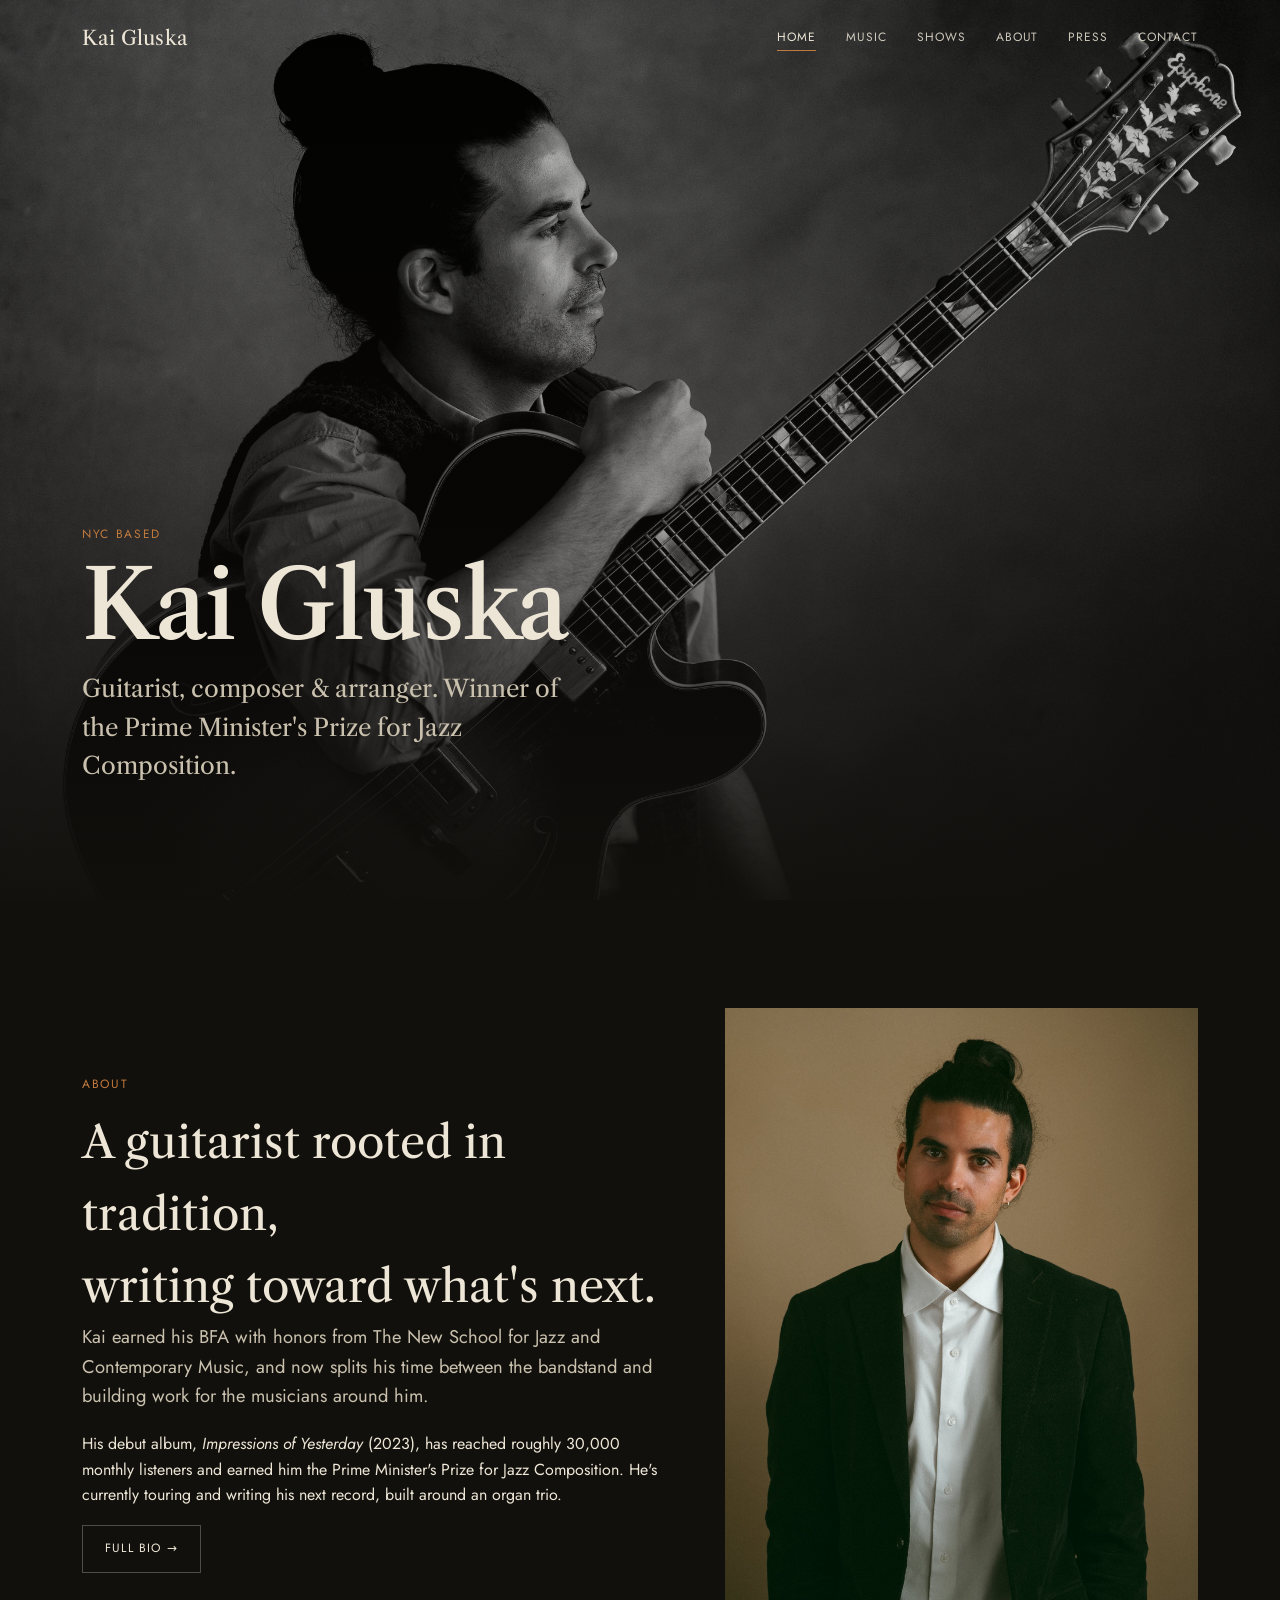
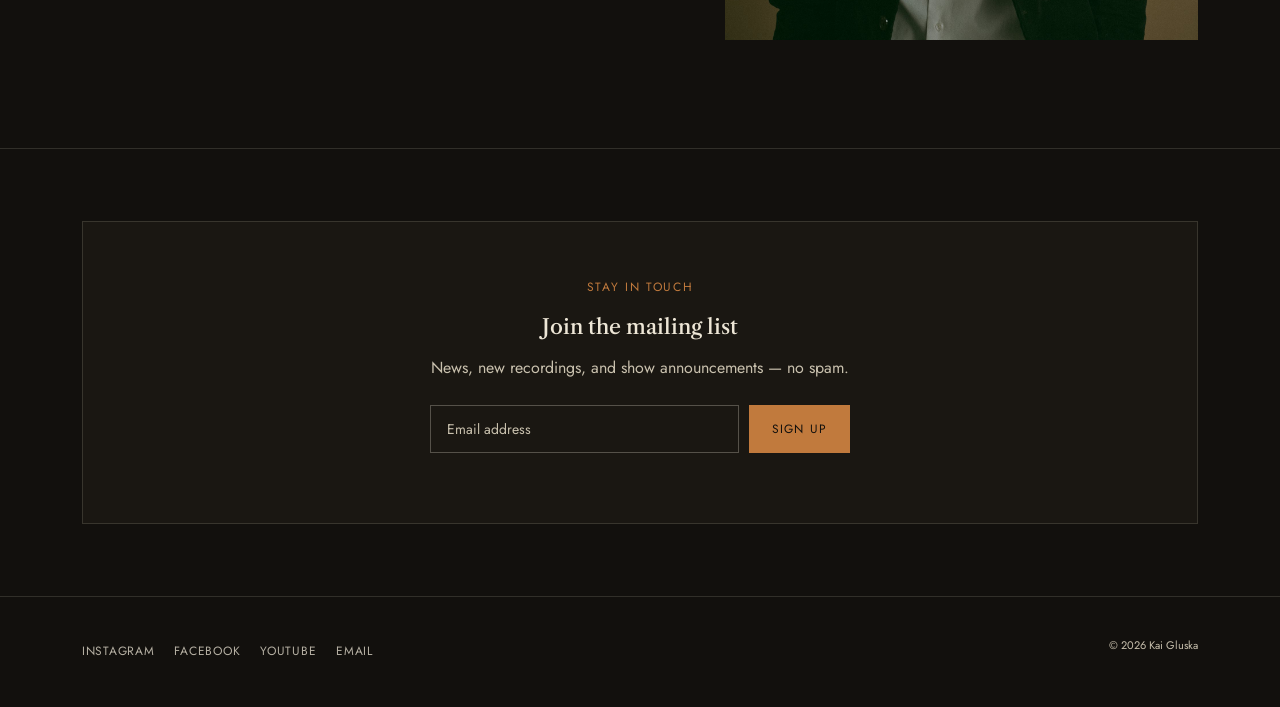
<file: index.html>
<!DOCTYPE html>
<html lang="en">
<head>
<meta charset="UTF-8">
<meta name="viewport" content="width=device-width, initial-scale=1">
<title>Kai Gluska — Guitarist, Composer &amp; Arranger</title>
<meta name="description" content="Kai Gluska is an Israeli-born, Brooklyn-based guitarist, composer and arranger. Debut album Impressions of Yesterday, winner of the Prime Minister's Prize for Jazz Composition.">
<meta property="og:title" content="Kai Gluska">
<meta property="og:type" content="website">
<link rel="canonical" href="https://www.kaigluska.com/">
<link rel="preload" href="fonts/libre-caslon-text-variable.woff2" as="font" type="font/woff2" crossorigin>
<link rel="preload" href="fonts/jost-latin-400-normal.woff2" as="font" type="font/woff2" crossorigin>
<link rel="stylesheet" href="css/style.css">
</head>
<body>

<header class="site-header">
  <div class="wrap">
    <a class="brand" href="index.html">Kai Gluska</a>
    <button class="nav-toggle" aria-expanded="false" aria-label="Menu">
      <span class="bar"></span>
      <span class="bar"></span>
      <span class="bar"></span>
    </button>
    <ul class="nav-links">
      <li><a href="index.html" class="active">Home</a></li>
      <li><a href="music.html">Music</a></li>
      <li><a href="shows.html">Shows</a></li>
      <li><a href="about.html">About</a></li>
      <li><a href="press.html">Press</a></li>
      <li><a href="contact.html">Contact</a></li>
    </ul>
  </div>
</header>

<div class="hero">
  <img src="images/hero-profile-bw.jpg" alt="Kai Gluska holding an archtop guitar, in profile">
  <div class="hero-content wrap">
    <p class="eyebrow">NYC based</p>
    <h1>Kai Gluska</h1>
    <p class="role">Guitarist, composer &amp; arranger. Winner of the Prime Minister's Prize for Jazz Composition.</p>
  </div>
</div>

<section>
  <div class="wrap grid-2">
    <div>
      <p class="eyebrow">About</p>
      <h2>A guitarist rooted in tradition,<br>writing toward what's next.</h2>
      <p class="lead">Kai earned his BFA with honors from The New School for Jazz and Contemporary Music, and now splits his time between the bandstand and building work for the musicians around him.</p>
      <p>His debut album, <em>Impressions of Yesterday</em> (2023), has reached roughly 30,000 monthly listeners and earned him the Prime Minister's Prize for Jazz Composition. He's currently touring and writing his next record, built around an organ trio.</p>
      <a class="btn" href="about.html">Full bio →</a>
    </div>
    <div class="frame">
      <img src="images/blazer-portrait-color.jpg" alt="Kai Gluska portrait">
    </div>
  </div>
</section>

<hr class="rule">

<section class="tight">
  <div class="wrap">
    <div class="mail-block">
      <p class="eyebrow">Stay in touch</p>
      <h3>Join the mailing list</h3>
      <p style="max-width:44ch;margin:12px auto 0;color:var(--parchment-dim);">News, new recordings, and show announcements — no spam.</p>
      <form class="mail-form">
        <input type="email" placeholder="Email address" required aria-label="Email address">
        <button class="btn solid" type="submit">Sign up</button>
      </form>
      <p class="mail-status" style="margin-top:14px;font-family:var(--mono);font-size:12px;color:var(--brass);"></p>
    </div>
  </div>
</section>

<footer class="site-footer">
  <div class="wrap">
    <ul class="social-links">
      <li><a href="https://www.instagram.com/kaigluska/" target="_blank" rel="noopener noreferrer">Instagram</a></li>
      <li><a href="https://www.facebook.com/kaygluskamusicpage" target="_blank" rel="noopener noreferrer">Facebook</a></li>
      <li><a href="https://www.youtube.com/@kaigluska" target="_blank" rel="noopener noreferrer">YouTube</a></li>
      <li><a href="mailto:kaigluska@gmail.com">Email</a></li>
    </ul>
    <p class="copyright">© 2026 Kai Gluska</p>
  </div>
</footer>

<script src="js/main.js"></script>
</body>
</html>
</file>
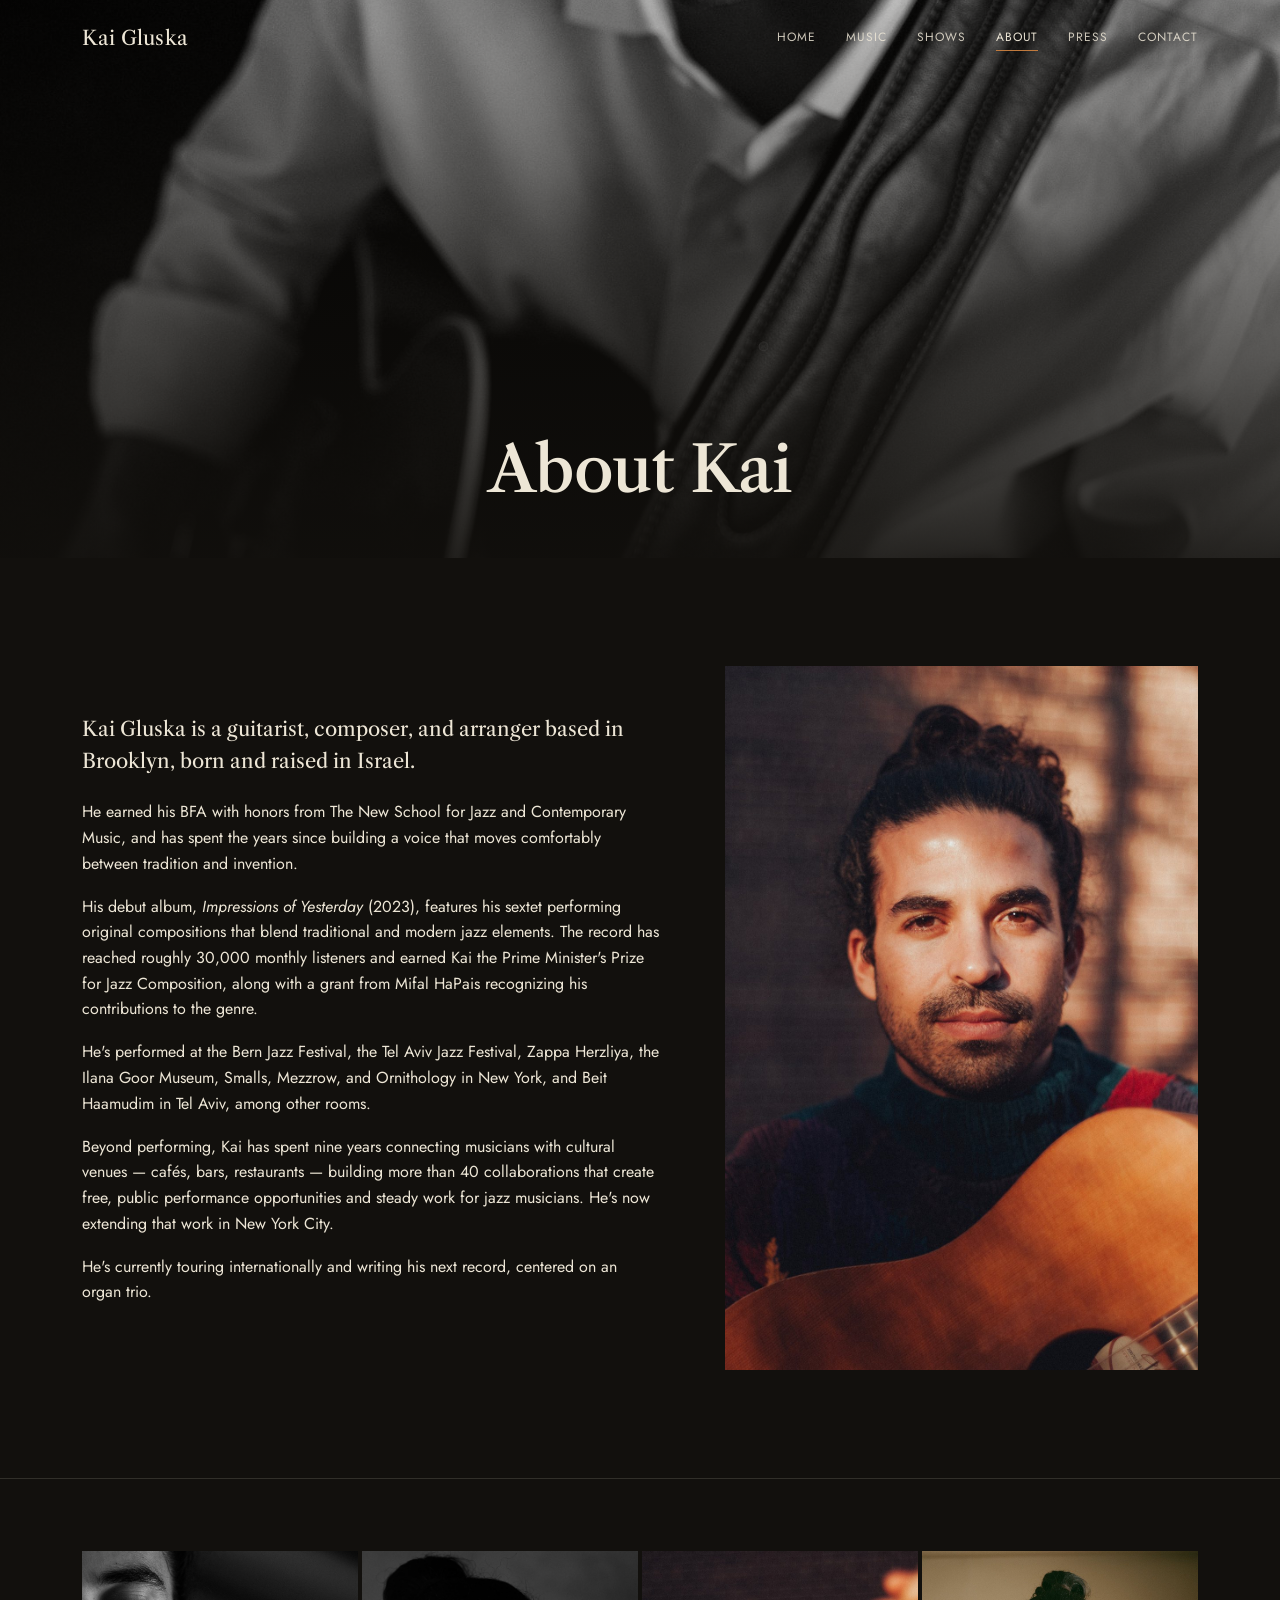
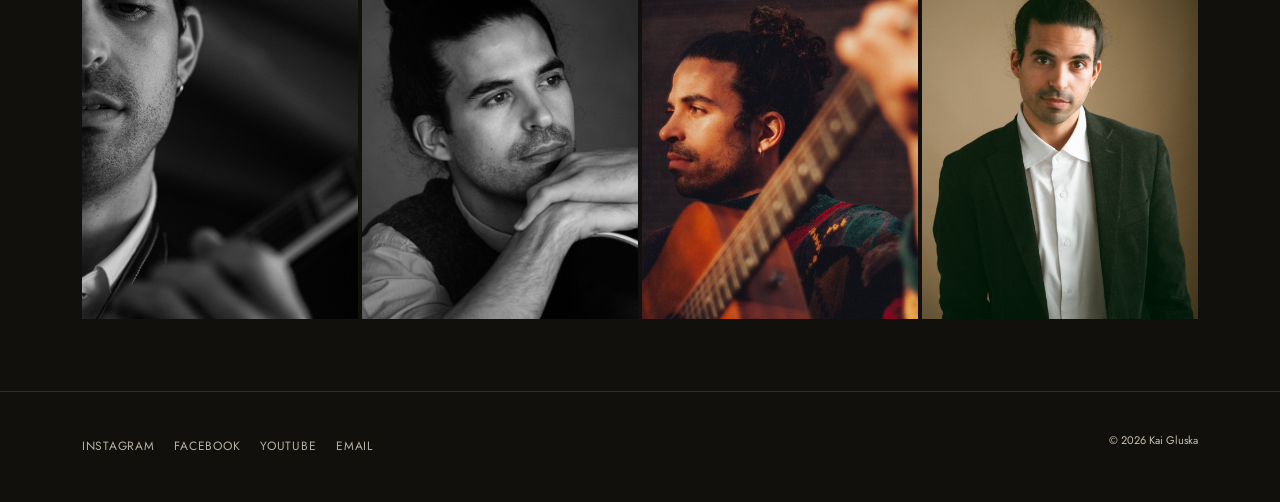
<file: about.html>
<!DOCTYPE html>
<html lang="en">
<head>
<meta charset="UTF-8">
<meta name="viewport" content="width=device-width, initial-scale=1">
<title>About — Kai Gluska</title>
<meta name="description" content="Kai Gluska is an Israeli-born, Brooklyn-based guitarist, composer and arranger, and a graduate of The New School for Jazz and Contemporary Music.">
<link rel="canonical" href="https://www.kaigluska.com/about.html">
<link rel="preload" href="fonts/libre-caslon-text-variable.woff2" as="font" type="font/woff2" crossorigin>
<link rel="preload" href="fonts/jost-latin-400-normal.woff2" as="font" type="font/woff2" crossorigin>
<link rel="stylesheet" href="css/style.css">
</head>
<body>

<header class="site-header">
  <div class="wrap">
    <a class="brand" href="index.html">Kai Gluska</a>
    <button class="nav-toggle" aria-expanded="false" aria-label="Menu">
      <span class="bar"></span>
      <span class="bar"></span>
      <span class="bar"></span>
    </button>
    <ul class="nav-links">
      <li><a href="index.html">Home</a></li>
      <li><a href="music.html">Music</a></li>
      <li><a href="shows.html">Shows</a></li>
      <li><a href="about.html" class="active">About</a></li>
      <li><a href="press.html">Press</a></li>
      <li><a href="contact.html">Contact</a></li>
    </ul>
  </div>
</header>

<div class="page-hero">
  <img src="images/overhead-playing-bw.jpg" alt="Kai Gluska playing archtop guitar">
  <div class="wrap">
    <h1 style="font-size:clamp(2.4rem,6vw,4rem);">About Kai</h1>
  </div>
</div>

<section>
  <div class="wrap grid-2">
    <div class="content-block">
      <p class="lead">Kai Gluska is a guitarist, composer, and arranger based in Brooklyn, born and raised in Israel.</p>
      <p>He earned his BFA with honors from The New School for Jazz and Contemporary Music, and has spent the years since building a voice that moves comfortably between tradition and invention.</p>
      <p>His debut album, <em>Impressions of Yesterday</em> (2023), features his sextet performing original compositions that blend traditional and modern jazz elements. The record has reached roughly 30,000 monthly listeners and earned Kai the Prime Minister's Prize for Jazz Composition, along with a grant from Mifal HaPais recognizing his contributions to the genre.</p>
      <p>He's performed at the Bern Jazz Festival, the Tel Aviv Jazz Festival, Zappa Herzliya, the Ilana Goor Museum, Smalls, Mezzrow, and Ornithology in New York, and Beit Haamudim in Tel Aviv, among other rooms.</p>
      <p>Beyond performing, Kai has spent nine years connecting musicians with cultural venues — cafés, bars, restaurants — building more than 40 collaborations that create free, public performance opportunities and steady work for jazz musicians. He's now extending that work in New York City.</p>
      <p>He's currently touring internationally and writing his next record, centered on an organ trio.</p>
    </div>
    <div class="frame">
      <img src="images/sweater-sunset-color.jpg" alt="Kai Gluska with acoustic guitar in warm evening light">
    </div>
  </div>
</section>

<hr class="rule">

<section class="tight">
  <div class="wrap gallery-strip">
    <div class="frame"><img src="images/closeup-halfface-bw.jpg" alt="Close portrait of Kai Gluska"></div>
    <div class="frame"><img src="images/closeup-hand-chin-bw.jpg" alt="Close portrait of Kai Gluska, chin resting on hand, holding guitar"></div>
    <div class="frame"><img src="images/profile-neck-color.jpg" alt="Kai Gluska in profile with guitar"></div>
    <div class="frame"><img src="images/blazer-portrait-bw.jpg" alt="Kai Gluska portrait in blazer"></div>
  </div>
</section>

<footer class="site-footer">
  <div class="wrap">
    <ul class="social-links">
      <li><a href="https://www.instagram.com/kaigluska/" target="_blank" rel="noopener noreferrer">Instagram</a></li>
      <li><a href="https://www.facebook.com/kaygluskamusicpage" target="_blank" rel="noopener noreferrer">Facebook</a></li>
      <li><a href="https://www.youtube.com/@kaigluska" target="_blank" rel="noopener noreferrer">YouTube</a></li>
      <li><a href="mailto:kaigluska@gmail.com">Email</a></li>
    </ul>
    <p class="copyright">© 2026 Kai Gluska</p>
  </div>
</footer>

<script src="js/main.js"></script>
</body>
</html>
</file>
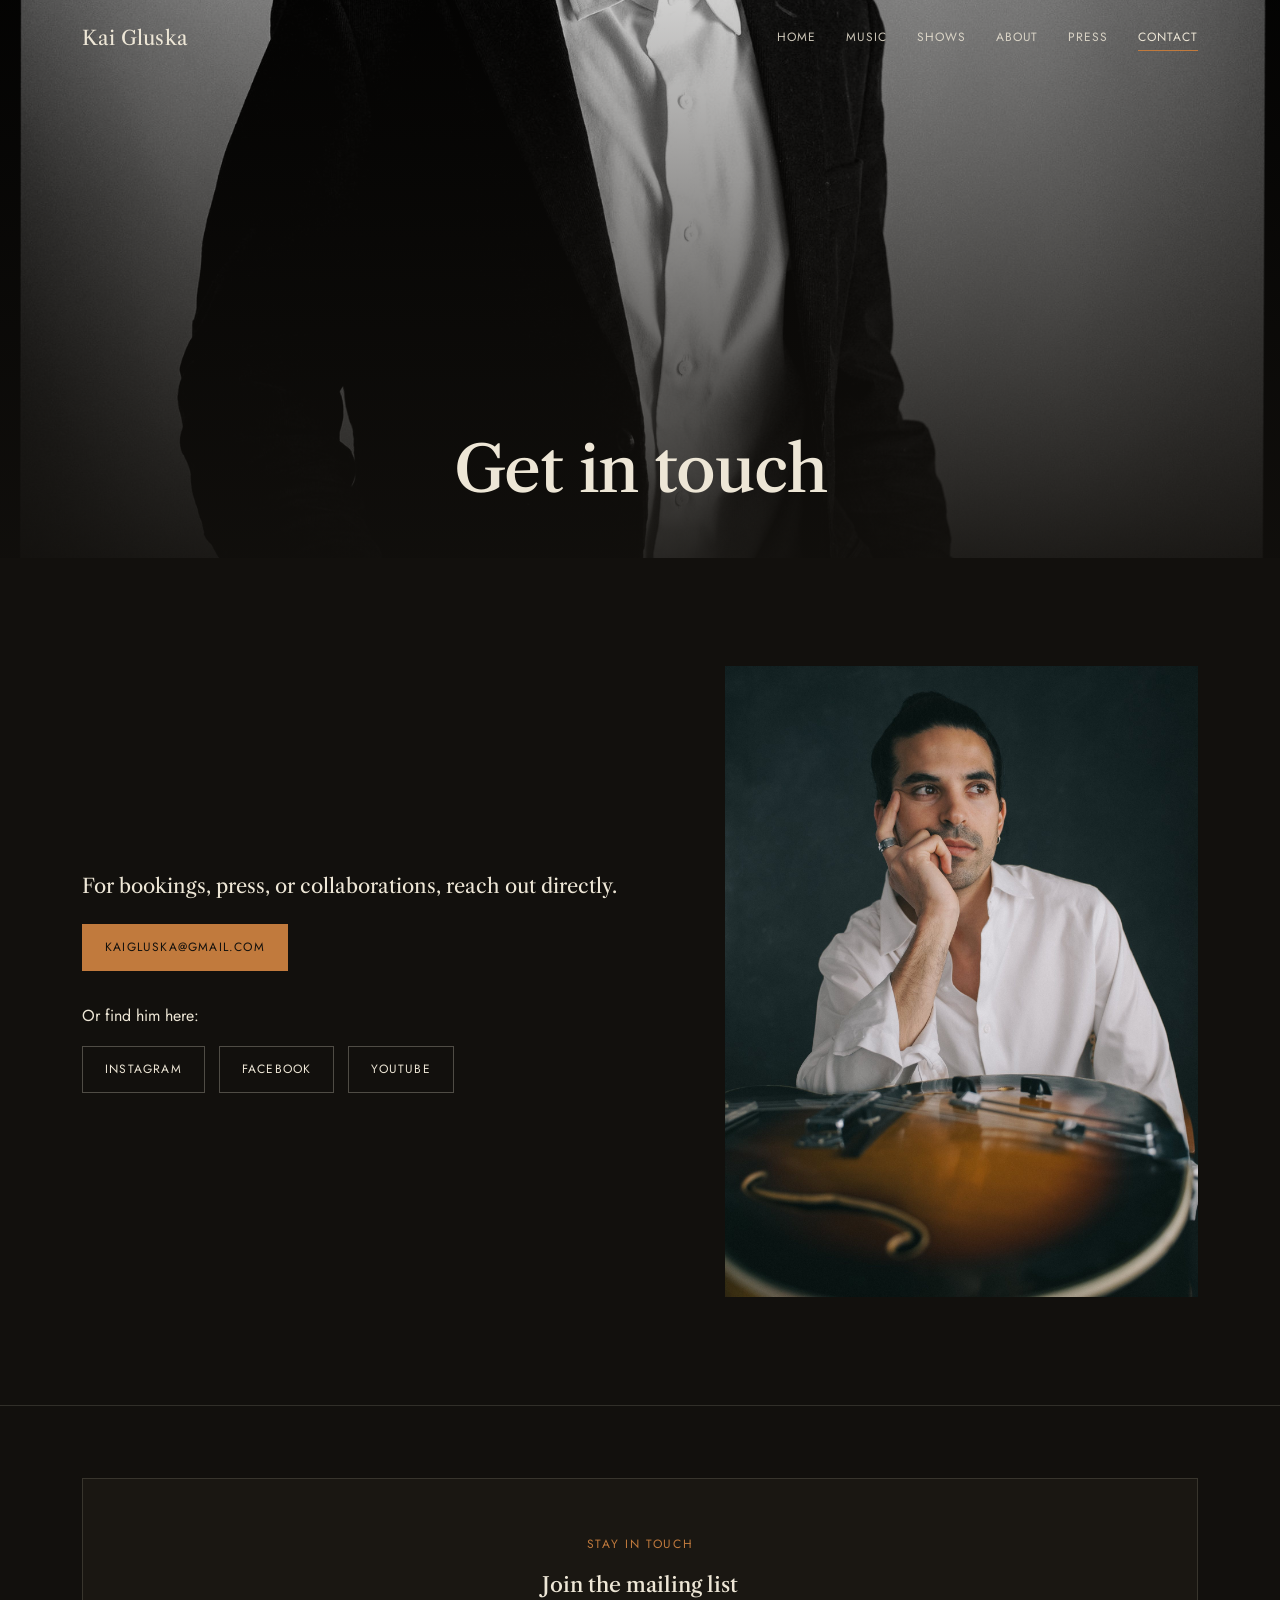
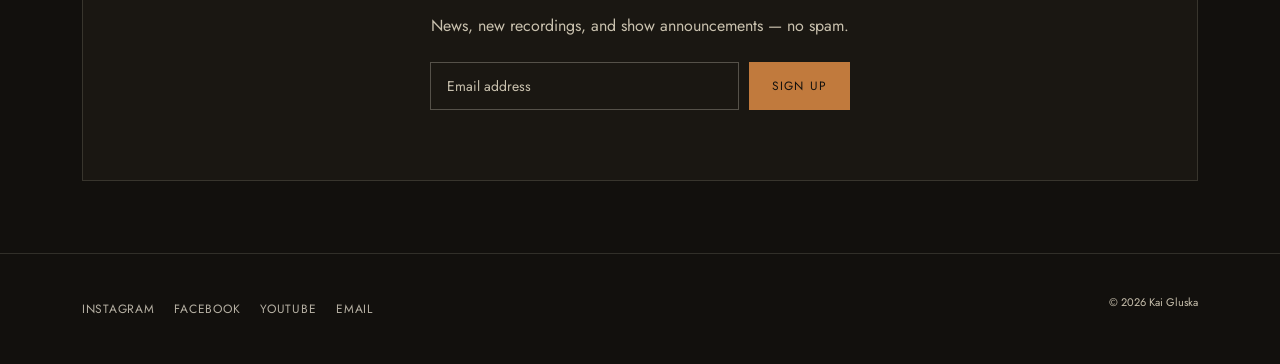
<file: contact.html>
<!DOCTYPE html>
<html lang="en">
<head>
<meta charset="UTF-8">
<meta name="viewport" content="width=device-width, initial-scale=1">
<title>Contact — Kai Gluska</title>
<meta name="description" content="Get in touch with guitarist Kai Gluska for bookings and press.">
<link rel="canonical" href="https://www.kaigluska.com/contact.html">
<link rel="preload" href="fonts/libre-caslon-text-variable.woff2" as="font" type="font/woff2" crossorigin>
<link rel="preload" href="fonts/jost-latin-400-normal.woff2" as="font" type="font/woff2" crossorigin>
<link rel="stylesheet" href="css/style.css">
</head>
<body>

<header class="site-header">
  <div class="wrap">
    <a class="brand" href="index.html">Kai Gluska</a>
    <button class="nav-toggle" aria-expanded="false" aria-label="Menu">
      <span class="bar"></span>
      <span class="bar"></span>
      <span class="bar"></span>
    </button>
    <ul class="nav-links">
      <li><a href="index.html">Home</a></li>
      <li><a href="music.html">Music</a></li>
      <li><a href="shows.html">Shows</a></li>
      <li><a href="about.html">About</a></li>
      <li><a href="press.html">Press</a></li>
      <li><a href="contact.html" class="active">Contact</a></li>
    </ul>
  </div>
</header>

<div class="page-hero">
  <img src="images/sweater-window-bw.jpg" alt="Kai Gluska with acoustic guitar by a window">
  <div class="wrap">
    <h1 style="font-size:clamp(2.4rem,6vw,4rem);">Get in touch</h1>
  </div>
</div>

<section>
  <div class="wrap grid-2">
    <div class="content-block">
      <p class="lead">For bookings, press, or collaborations, reach out directly.</p>
      <p><a class="btn solid" href="mailto:kaigluska@gmail.com">kaigluska@gmail.com</a></p>
      <p style="margin-top:32px;">Or find him here:</p>
      <div style="display:flex;gap:14px;flex-wrap:wrap;">
        <a class="btn" href="https://www.instagram.com/kaigluska/" target="_blank" rel="noopener noreferrer">Instagram</a>
        <a class="btn" href="https://www.facebook.com/kaygluskamusicpage" target="_blank" rel="noopener noreferrer">Facebook</a>
        <a class="btn" href="https://www.youtube.com/@kaigluska" target="_blank" rel="noopener noreferrer">YouTube</a>
      </div>
    </div>
    <div class="frame">
      <img src="images/portrait-thinking-color.jpg" alt="Kai Gluska portrait">
    </div>
  </div>
</section>

<hr class="rule">

<section class="tight">
  <div class="wrap">
    <div class="mail-block">
      <p class="eyebrow">Stay in touch</p>
      <h3>Join the mailing list</h3>
      <p style="max-width:44ch;margin:12px auto 0;color:var(--parchment-dim);">News, new recordings, and show announcements — no spam.</p>
      <form class="mail-form">
        <input type="email" placeholder="Email address" required aria-label="Email address">
        <button class="btn solid" type="submit">Sign up</button>
      </form>
      <p class="mail-status" style="margin-top:14px;font-family:var(--mono);font-size:12px;color:var(--brass);"></p>
    </div>
  </div>
</section>

<footer class="site-footer">
  <div class="wrap">
    <ul class="social-links">
      <li><a href="https://www.instagram.com/kaigluska/" target="_blank" rel="noopener noreferrer">Instagram</a></li>
      <li><a href="https://www.facebook.com/kaygluskamusicpage" target="_blank" rel="noopener noreferrer">Facebook</a></li>
      <li><a href="https://www.youtube.com/@kaigluska" target="_blank" rel="noopener noreferrer">YouTube</a></li>
      <li><a href="mailto:kaigluska@gmail.com">Email</a></li>
    </ul>
    <p class="copyright">© 2026 Kai Gluska</p>
  </div>
</footer>

<script src="js/main.js"></script>
</body>
</html>
</file>
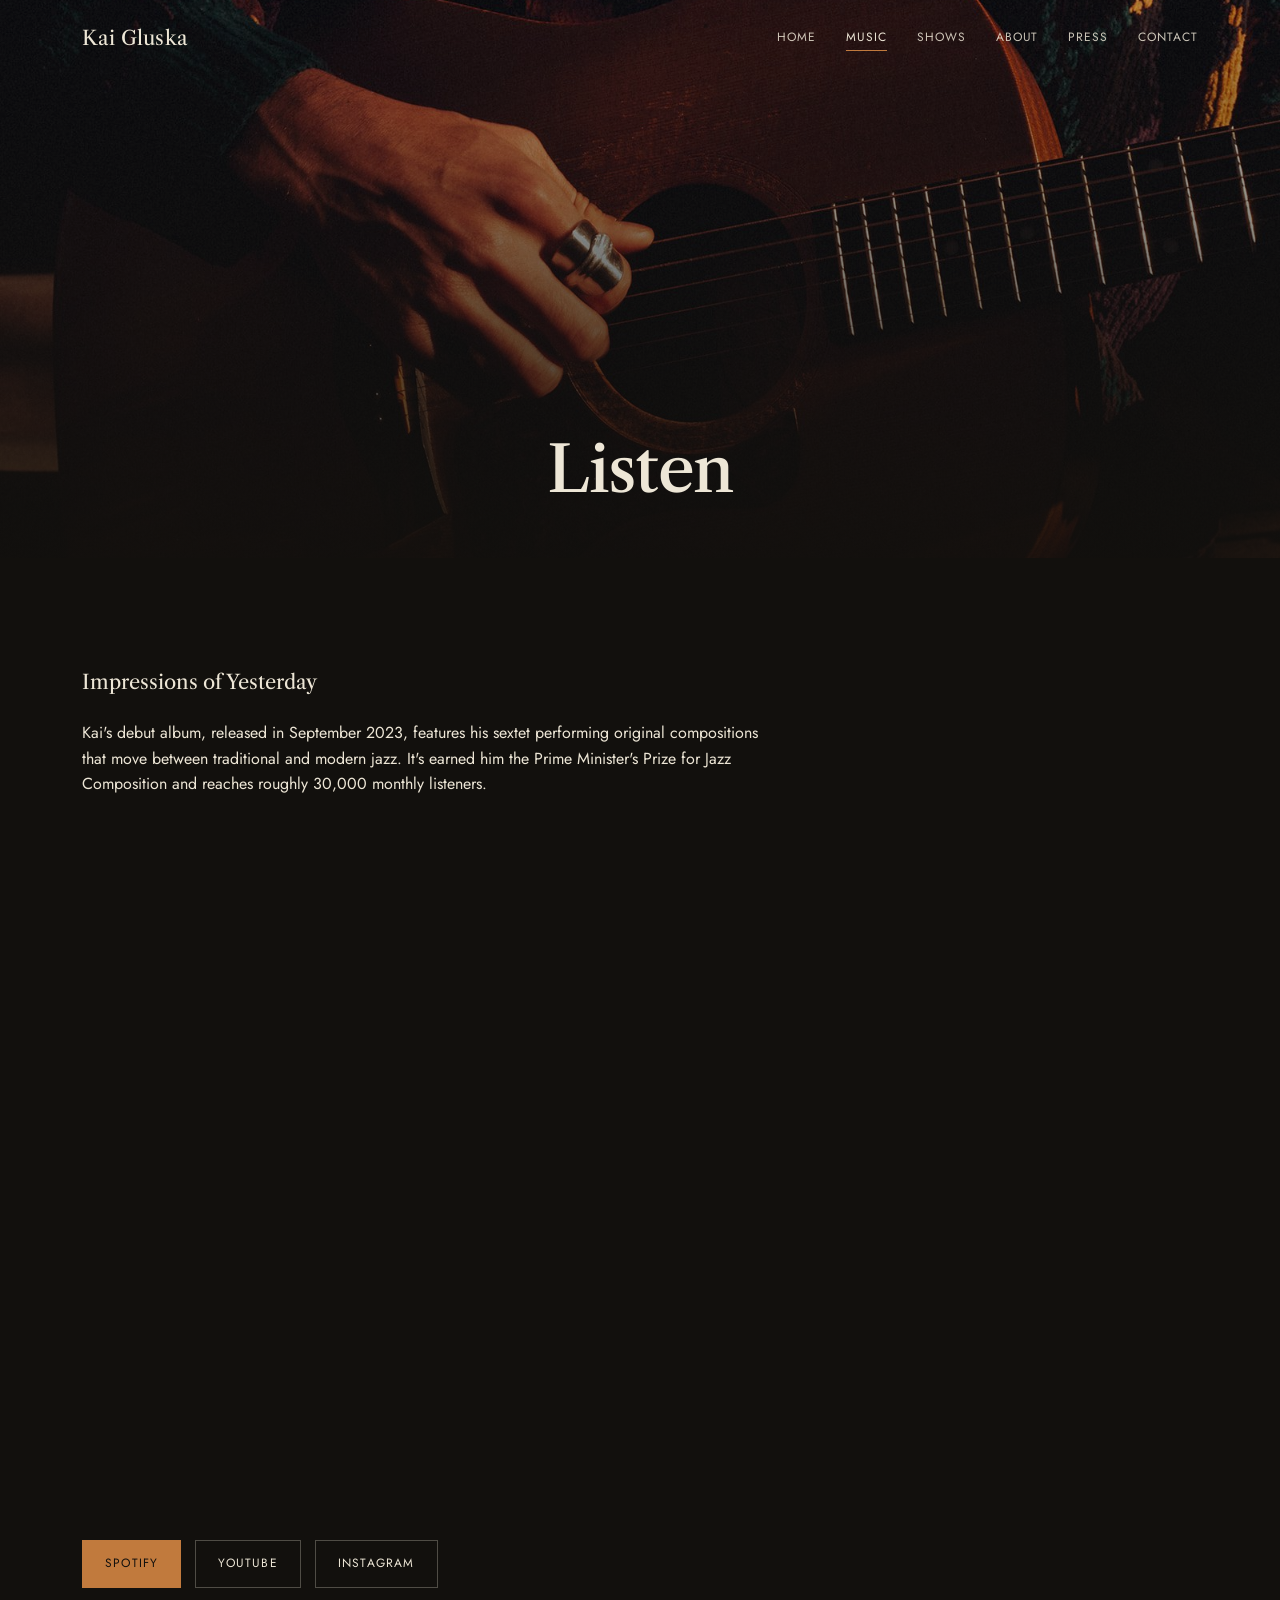
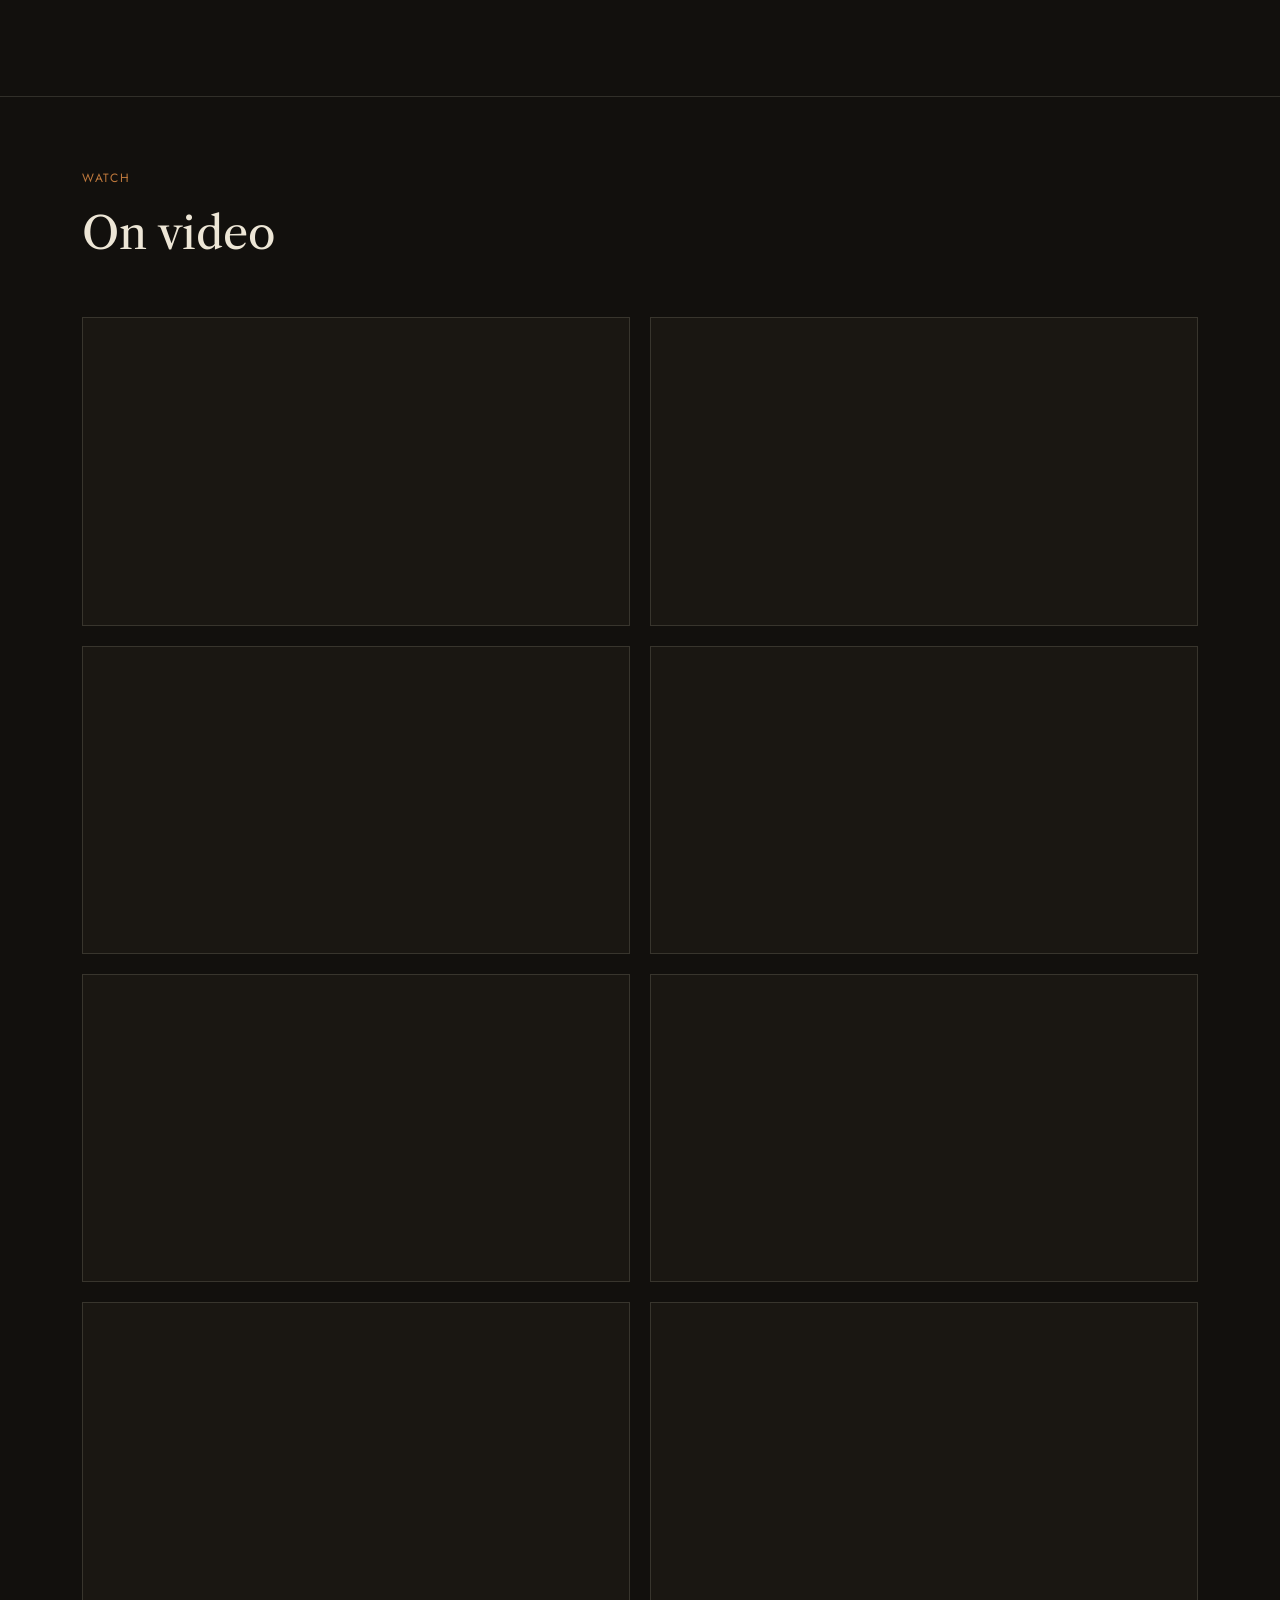
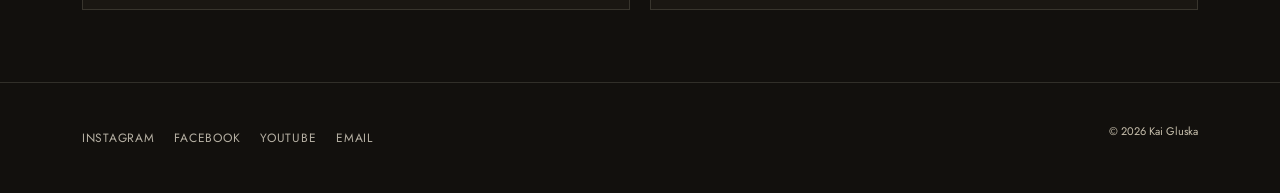
<file: music.html>
<!DOCTYPE html>
<html lang="en">
<head>
<meta charset="UTF-8">
<meta name="viewport" content="width=device-width, initial-scale=1">
<title>Music — Kai Gluska</title>
<meta name="description" content="Listen to Kai Gluska's debut album Impressions of Yesterday and follow his latest recordings.">
<link rel="canonical" href="https://www.kaigluska.com/music.html">
<link rel="preload" href="fonts/libre-caslon-text-variable.woff2" as="font" type="font/woff2" crossorigin>
<link rel="preload" href="fonts/jost-latin-400-normal.woff2" as="font" type="font/woff2" crossorigin>
<link rel="stylesheet" href="css/style.css">
</head>
<body>

<header class="site-header">
  <div class="wrap">
    <a class="brand" href="index.html">Kai Gluska</a>
    <button class="nav-toggle" aria-expanded="false" aria-label="Menu">
      <span class="bar"></span>
      <span class="bar"></span>
      <span class="bar"></span>
    </button>
    <ul class="nav-links">
      <li><a href="index.html">Home</a></li>
      <li><a href="music.html" class="active">Music</a></li>
      <li><a href="shows.html">Shows</a></li>
      <li><a href="about.html">About</a></li>
      <li><a href="press.html">Press</a></li>
      <li><a href="contact.html">Contact</a></li>
    </ul>
  </div>
</header>

<div class="page-hero">
  <img src="images/hand-strings-color.jpg" alt="Close-up of a hand playing acoustic guitar">
  <div class="wrap">
    <h1 style="font-size:clamp(2.4rem,6vw,4rem);">Listen</h1>
  </div>
</div>

<section>
  <div class="wrap">
    <div class="content-block">
      <p class="lead">Impressions of Yesterday</p>
      <p>Kai's debut album, released in September 2023, features his sextet performing original compositions that move between traditional and modern jazz. It's earned him the Prime Minister's Prize for Jazz Composition and reaches roughly 30,000 monthly listeners.</p>
    </div>

    <div style="margin-top:36px;max-width:660px;">
      <iframe style="border-radius:4px;" src="https://open.spotify.com/embed/album/4q2NJhHpNkHSgIo2ISY2CR?utm_source=generator&theme=0" width="100%" height="660" frameborder="0" allowfullscreen="" allow="autoplay; clipboard-write; encrypted-media; fullscreen; picture-in-picture" loading="lazy" title="Impressions of Yesterday — Kai Gluska, full album on Spotify"></iframe>
    </div>

    <div style="margin-top:40px;display:flex;gap:14px;flex-wrap:wrap;">
      <a class="btn solid" href="https://open.spotify.com/album/4q2NJhHpNkHSgIo2ISY2CR" target="_blank" rel="noopener noreferrer">Spotify</a>
      <a class="btn" href="https://www.youtube.com/@kaigluska" target="_blank" rel="noopener noreferrer">YouTube</a>
      <a class="btn" href="https://www.instagram.com/kaigluska/" target="_blank" rel="noopener noreferrer">Instagram</a>
    </div>
  </div>
</section>

<hr class="rule">

<section class="tight">
  <div class="wrap">
    <div class="section-head">
      <p class="eyebrow">Watch</p>
      <h2>On video</h2>
    </div>
    <div class="video-row">
      <div class="video-frame landscape">
        <iframe referrerpolicy="strict-origin-when-cross-origin" src="https://www.youtube-nocookie.com/embed/18w-WcWSB_w" title="Kai Gluska — video" loading="lazy" allow="accelerometer; autoplay; clipboard-write; encrypted-media; gyroscope; picture-in-picture" allowfullscreen></iframe>
      </div>
      <div class="video-frame landscape">
        <iframe referrerpolicy="strict-origin-when-cross-origin" src="https://www.youtube-nocookie.com/embed/HrSX4BPX4wA" title="Kai Gluska — video" loading="lazy" allow="accelerometer; autoplay; clipboard-write; encrypted-media; gyroscope; picture-in-picture" allowfullscreen></iframe>
      </div>
      <div class="video-frame landscape">
        <iframe referrerpolicy="strict-origin-when-cross-origin" src="https://www.youtube-nocookie.com/embed/iaZtk-Ol6UU" title="Kai Gluska — video" loading="lazy" allow="accelerometer; autoplay; clipboard-write; encrypted-media; gyroscope; picture-in-picture" allowfullscreen></iframe>
      </div>
      <div class="video-frame landscape">
        <iframe referrerpolicy="strict-origin-when-cross-origin" src="https://www.youtube-nocookie.com/embed/47INVbHuRNc" title="Kai Gluska — video" loading="lazy" allow="accelerometer; autoplay; clipboard-write; encrypted-media; gyroscope; picture-in-picture" allowfullscreen></iframe>
      </div>
      <div class="video-frame landscape">
        <iframe referrerpolicy="strict-origin-when-cross-origin" src="https://www.youtube-nocookie.com/embed/CGOnfa75n9c" title="Kai Gluska — video" loading="lazy" allow="accelerometer; autoplay; clipboard-write; encrypted-media; gyroscope; picture-in-picture" allowfullscreen></iframe>
      </div>
      <div class="video-frame landscape">
        <iframe referrerpolicy="strict-origin-when-cross-origin" src="https://www.youtube-nocookie.com/embed/ZlH1IF_4xz8" title="Kai Gluska — video" loading="lazy" allow="accelerometer; autoplay; clipboard-write; encrypted-media; gyroscope; picture-in-picture" allowfullscreen></iframe>
      </div>
      <div class="video-frame landscape">
        <iframe referrerpolicy="strict-origin-when-cross-origin" src="https://www.youtube-nocookie.com/embed/ds6APm8pAaA" title="Kai Gluska — video" loading="lazy" allow="accelerometer; autoplay; clipboard-write; encrypted-media; gyroscope; picture-in-picture" allowfullscreen></iframe>
      </div>
      <div class="video-frame landscape">
        <iframe referrerpolicy="strict-origin-when-cross-origin" src="https://www.youtube-nocookie.com/embed/XBTS75BjTbA" title="Kai Gluska — video" loading="lazy" allow="accelerometer; autoplay; clipboard-write; encrypted-media; gyroscope; picture-in-picture" allowfullscreen></iframe>
      </div>
    </div>
  </div>
</section>

<footer class="site-footer">
  <div class="wrap">
    <ul class="social-links">
      <li><a href="https://www.instagram.com/kaigluska/" target="_blank" rel="noopener noreferrer">Instagram</a></li>
      <li><a href="https://www.facebook.com/kaygluskamusicpage" target="_blank" rel="noopener noreferrer">Facebook</a></li>
      <li><a href="https://www.youtube.com/@kaigluska" target="_blank" rel="noopener noreferrer">YouTube</a></li>
      <li><a href="mailto:kaigluska@gmail.com">Email</a></li>
    </ul>
    <p class="copyright">© 2026 Kai Gluska</p>
  </div>
</footer>

<script src="js/main.js"></script>
</body>
</html>
</file>
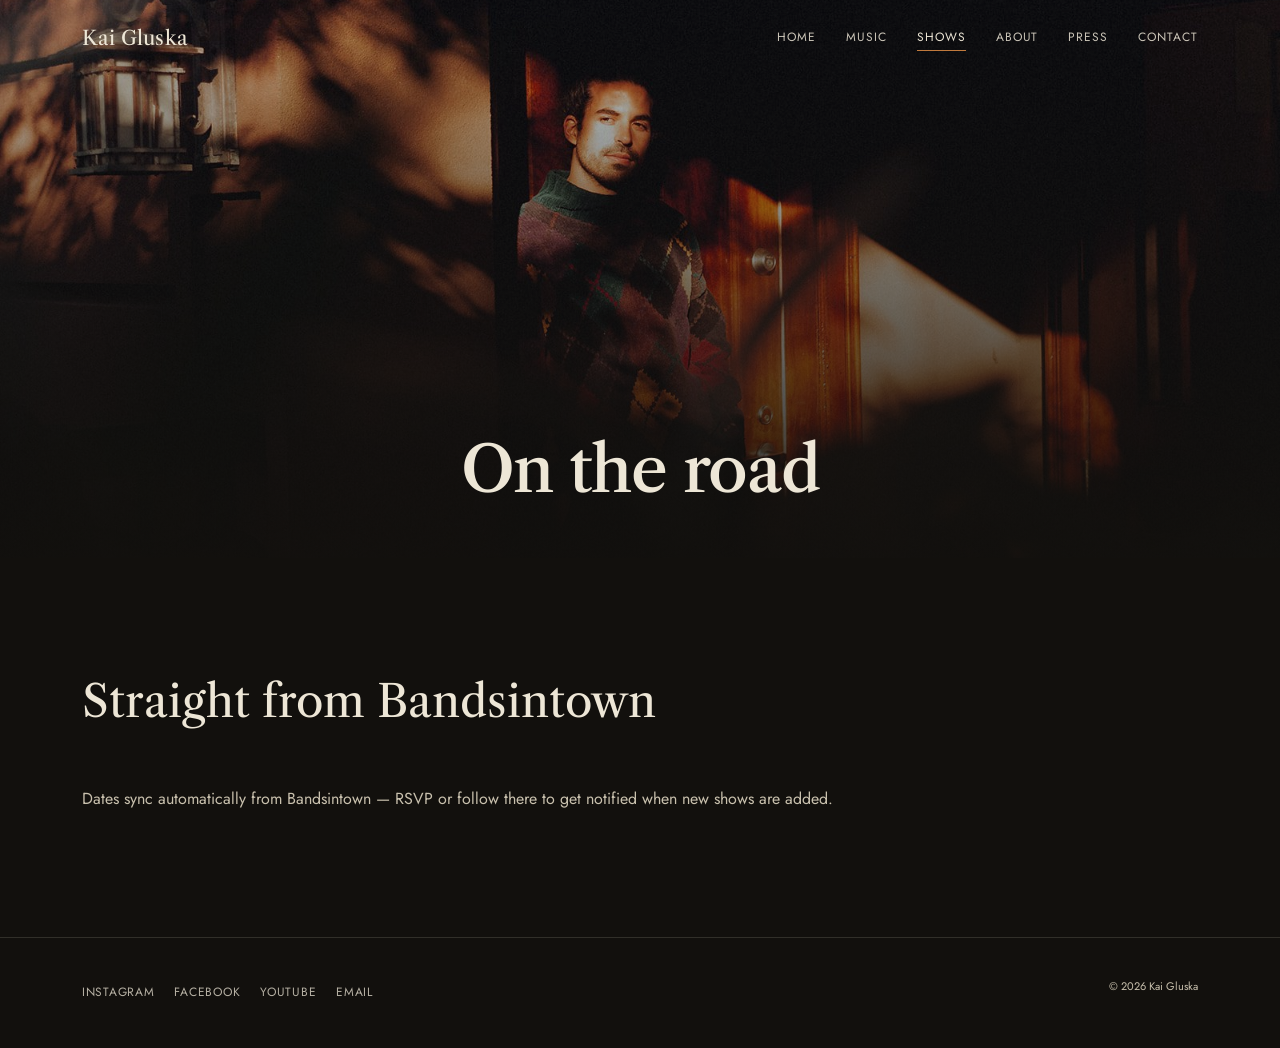
<file: shows.html>
<!DOCTYPE html>
<html lang="en">
<head>
<meta charset="UTF-8">
<meta name="viewport" content="width=device-width, initial-scale=1">
<title>Shows — Kai Gluska</title>
<meta name="description" content="Upcoming performances from guitarist Kai Gluska.">
<link rel="canonical" href="https://www.kaigluska.com/shows.html">
<link rel="preload" href="fonts/libre-caslon-text-variable.woff2" as="font" type="font/woff2" crossorigin>
<link rel="preload" href="fonts/jost-latin-400-normal.woff2" as="font" type="font/woff2" crossorigin>
<link rel="stylesheet" href="css/style.css">
</head>
<body>

<header class="site-header">
  <div class="wrap">
    <a class="brand" href="index.html">Kai Gluska</a>
    <button class="nav-toggle" aria-expanded="false" aria-label="Menu">
      <span class="bar"></span>
      <span class="bar"></span>
      <span class="bar"></span>
    </button>
    <ul class="nav-links">
      <li><a href="index.html">Home</a></li>
      <li><a href="music.html">Music</a></li>
      <li><a href="shows.html" class="active">Shows</a></li>
      <li><a href="about.html">About</a></li>
      <li><a href="press.html">Press</a></li>
      <li><a href="contact.html">Contact</a></li>
    </ul>
  </div>
</header>

<div class="page-hero">
  <img src="images/doorway-color.jpg" alt="Kai Gluska in a lit doorway at dusk">
  <div class="wrap">
    <h1 style="font-size:clamp(2.4rem,6vw,4rem);">On the road</h1>
  </div>
</div>

<section>
  <div class="wrap">
    <div class="section-head">
      <h2>Straight from Bandsintown</h2>
    </div>

    <!-- Bandsintown Events Widget — pulls live from Kai's Bandsintown for Artists profile.
         To manage what shows up here, add/edit dates in the Bandsintown dashboard —
         this widget stays in sync automatically, no site edits needed. -->
    <script charset="utf-8" src="https://widget.bandsintown.com/main.min.js"></script>
    <a class="bit-widget-initializer"
       data-artist-name="Kai Gluska"
       data-display-local-dates="false"
       data-display-past-dates="false"
       data-auto-style="false"
       data-background-color="rgba(0,0,0,0)"
       data-text-color="#EDE6D6"
       data-link-color="#C17A3D"
       data-link-text-color="#12100D"
       data-separator-color="rgba(237,230,214,0.14)"
       data-font="Inter"
       data-display-limit="10"
       data-display-start-time="true">
    </a>

    <p style="margin-top:32px;color:var(--parchment-dim);">
      Dates sync automatically from Bandsintown — RSVP or follow there to get notified when new shows are added.
    </p>
  </div>
</section>

<footer class="site-footer">
  <div class="wrap">
    <ul class="social-links">
      <li><a href="https://www.instagram.com/kaigluska/" target="_blank" rel="noopener noreferrer">Instagram</a></li>
      <li><a href="https://www.facebook.com/kaygluskamusicpage" target="_blank" rel="noopener noreferrer">Facebook</a></li>
      <li><a href="https://www.youtube.com/@kaigluska" target="_blank" rel="noopener noreferrer">YouTube</a></li>
      <li><a href="mailto:kaigluska@gmail.com">Email</a></li>
    </ul>
    <p class="copyright">© 2026 Kai Gluska</p>
  </div>
</footer>

<script src="js/main.js"></script>
</body>
</html>
</file>
<file: css/style.css>
/* Self-hosted fonts (no third-party requests) */
@font-face { font-family: "Libre Caslon Text"; font-style: normal; font-weight: 400 700; font-display: swap; src: url("../fonts/libre-caslon-text-variable.woff2") format("woff2"); }
@font-face { font-family: "Jost"; font-style: normal; font-weight: 400; font-display: swap; src: url("../fonts/jost-latin-400-normal.woff2") format("woff2"); }
@font-face { font-family: "Jost"; font-style: normal; font-weight: 500; font-display: swap; src: url("../fonts/jost-latin-500-normal.woff2") format("woff2"); }
@font-face { font-family: "Jost"; font-style: normal; font-weight: 600; font-display: swap; src: url("../fonts/jost-latin-600-normal.woff2") format("woff2"); }
@font-face { font-family: "Jost"; font-style: italic; font-weight: 400; font-display: swap; src: url("../fonts/jost-latin-400-italic.woff2") format("woff2"); }

/* Kai Gluska — site styles
   Type: Libre Caslon Text (display) / Jost (body + labels)
   Palette: ink #12100D, parchment #EDE6D6, copper #C17A3D, ember #8C3229, brass #A68A5B
*/

:root {
  --ink: #12100d;
  --ink-2: #1a1712;
  --ink-3: #221e17;
  --parchment: #ede6d6;
  --parchment-dim: #c9c1ae;
  --copper: #c17a3d;
  --ember: #8c3229;
  --brass: #a68a5b;
  --line: rgba(237, 230, 214, 0.14);
  --line-strong: rgba(237, 230, 214, 0.28);

  --display: "Libre Caslon Text", ui-serif, Georgia, serif;
  --body: "Jost", ui-sans-serif, system-ui, sans-serif;
  --mono: "Jost", ui-sans-serif, system-ui, sans-serif;

  --maxw: 1180px;
}

* { box-sizing: border-box; }

html { scroll-behavior: smooth; }

body {
  margin: 0;
  background: var(--ink);
  color: var(--parchment);
  font-family: var(--body);
  font-size: 16px;
  line-height: 1.6;
  -webkit-font-smoothing: antialiased;
}

img { max-width: 100%; display: block; }

a { color: inherit; text-decoration: none; }

.wrap {
  max-width: var(--maxw);
  margin: 0 auto;
  padding: 0 32px;
}

.eyebrow {
  font-family: var(--mono);
  font-size: 12px;
  letter-spacing: 0.14em;
  text-transform: uppercase;
  color: var(--copper);
}

h1, h2, h3 {
  font-family: var(--display);
  font-weight: 500;
  margin: 0;
  color: var(--parchment);
}

h1 { font-size: clamp(2.75rem, 8vw, 6rem); line-height: 0.98; letter-spacing: -0.02em; font-weight: 500; }
h2 { font-size: clamp(1.9rem, 4vw, 2.8rem); font-style: normal; font-weight: 400; }
h3 { font-size: 1.3rem; }

p { margin: 0 0 1.1em; color: var(--parchment); }
p.lead { font-size: 1.15rem; color: var(--parchment-dim); }

::selection { background: var(--copper); color: var(--ink); }

/* Focus visibility */
a:focus-visible, button:focus-visible, input:focus-visible {
  outline: 2px solid var(--copper);
  outline-offset: 3px;
}

/* ---------- Header / Nav ---------- */
.site-header {
  position: fixed;
  top: 0; left: 0; right: 0;
  z-index: 50;
  padding: 22px 0;
  transition: background 0.3s ease, border-color 0.3s ease, padding 0.3s ease;
  border-bottom: 1px solid transparent;
}
.site-header.solid {
  background: var(--ink-2);
  box-shadow: 0 1px 0 var(--line-strong), 0 12px 28px rgba(0, 0, 0, 0.4);
  border-bottom: 1px solid var(--line);
  padding: 14px 0;
}
.site-header .wrap {
  display: flex;
  align-items: center;
  justify-content: space-between;
  gap: 24px;
}
.brand {
  font-family: var(--display);
  font-style: normal;
  font-size: 1.25rem;
  letter-spacing: 0.01em;
}
.nav-links {
  display: flex;
  gap: 30px;
  list-style: none;
  margin: 0; padding: 0;
  font-family: var(--mono);
  font-size: 12px;
  letter-spacing: 0.08em;
  text-transform: uppercase;
}
.nav-links a { padding-bottom: 4px; border-bottom: 1px solid transparent; opacity: 0.85; }
.nav-links a:hover, .nav-links a.active { border-bottom-color: var(--copper); opacity: 1; }
.nav-toggle { display: none; }

@media (max-width: 760px) {
  .nav-links {
    position: fixed;
    top: 0; right: 0; bottom: 0;
    width: 78vw;
    max-width: 320px;
    background: var(--ink-2);
    border-left: 1px solid var(--line);
    flex-direction: column;
    gap: 26px;
    padding: 100px 32px 32px;
    transform: translateX(100%);
    transition: transform 0.35s ease;
  }
  .nav-links.open { transform: translateX(0); }
  .nav-toggle {
    display: flex;
    flex-direction: column;
    justify-content: center;
    align-items: center;
    gap: 5px;
    width: 40px;
    height: 40px;
    background: none;
    border: 1px solid var(--line-strong);
    padding: 0;
    z-index: 60;
    position: relative;
  }
  .nav-toggle .bar {
    display: block;
    width: 18px;
    height: 1.5px;
    background: var(--parchment);
    transition: transform 0.25s ease, opacity 0.2s ease;
  }
  .nav-toggle.open .bar:nth-child(1) { transform: translateY(6.5px) rotate(45deg); }
  .nav-toggle.open .bar:nth-child(2) { opacity: 0; }
  .nav-toggle.open .bar:nth-child(3) { transform: translateY(-6.5px) rotate(-45deg); }
}

/* ---------- Hero ---------- */
.hero {
  position: relative;
  min-height: 100vh;
  display: flex;
  align-items: flex-end;
  overflow: hidden;
}
.hero img {
  position: absolute;
  inset: 0;
  width: 100%; height: 100%;
  object-fit: cover;
  object-position: center 22%;
  filter: grayscale(0.15) contrast(1.05);
}
.hero::after {
  content: "";
  position: absolute; inset: 0;
  background: linear-gradient(180deg, rgba(18,16,13,0.15) 0%, rgba(18,16,13,0.35) 55%, rgba(18,16,13,0.96) 100%);
}
.hero-content {
  position: relative;
  z-index: 2;
  width: 100%;
  padding-bottom: 88px;
}
.hero h1 { margin-top: 14px; }
.hero .role {
  font-family: var(--display);
  font-style: normal;
  font-size: clamp(1.1rem, 2.2vw, 1.5rem);
  color: var(--parchment-dim);
  margin-top: 18px;
  max-width: 34ch;
}

/* Pluck divider (signature element, used once) */
.string-divider {
  width: min(600px, 70vw);
  height: 26px;
  margin-top: 18px;
  overflow: visible;
}
.string-divider path {
  fill: none;
  stroke: var(--copper);
  stroke-width: 2;
}
.string-divider.static path { d: path("M0,13 L600,13"); }

/* ---------- Sections ---------- */
section { padding: 108px 0; }
section.tight { padding: 72px 0; }
.section-head { margin-bottom: 48px; }
.section-head .eyebrow { margin-bottom: 10px; }

.rule {
  border: none;
  border-top: 1px solid var(--line);
  margin: 0;
}

.grid-2 {
  display: grid;
  grid-template-columns: 1.1fr 0.9fr;
  gap: 64px;
  align-items: center;
}
@media (max-width: 860px) {
  .grid-2 { grid-template-columns: 1fr; gap: 36px; }
}

.frame { overflow: hidden; }
.frame img { width: 100%; height: 100%; object-fit: cover; }

.btn {
  display: inline-flex;
  align-items: center;
  gap: 10px;
  font-family: var(--mono);
  font-size: 12px;
  letter-spacing: 0.1em;
  text-transform: uppercase;
  border: 1px solid var(--line-strong);
  padding: 13px 22px;
  transition: border-color 0.2s ease, background 0.2s ease;
}
.btn:hover { border-color: var(--copper); background: rgba(193, 122, 61, 0.08); }
.btn.solid {
  background: var(--copper);
  color: var(--ink);
  border-color: var(--copper);
}
.btn.solid:hover { background: #d6924f; }

/* ---------- Dates list ---------- */
.dates-list { list-style: none; margin: 0; padding: 0; }
.date-row {
  display: grid;
  grid-template-columns: 120px 1fr auto;
  gap: 24px;
  align-items: center;
  padding: 22px 0;
  border-bottom: 1px solid var(--line);
}
.date-row:first-child { border-top: 1px solid var(--line); }
.date-row .d {
  font-family: var(--mono);
  font-size: 13px;
  color: var(--copper);
  letter-spacing: 0.04em;
}
.date-row .venue { font-family: var(--display); font-size: 1.15rem; }
.date-row .city { color: var(--parchment-dim); font-size: 0.92rem; }
@media (max-width: 620px) {
  .date-row { grid-template-columns: 1fr; gap: 6px; }
}

.empty-state {
  border: 1px dashed var(--line-strong);
  padding: 48px 32px;
  text-align: center;
}
.empty-state p { color: var(--parchment-dim); margin: 0 0 18px; }

/* ---------- Press ---------- */
.press-list { list-style: none; margin: 0; padding: 0; }
.press-item {
  display: grid;
  grid-template-columns: 100px 160px 1fr;
  gap: 20px;
  align-items: center;
  padding: 22px 0;
  border-bottom: 1px solid var(--line);
}
.press-item:first-child { border-top: 1px solid var(--line); }
.press-thumb {
  width: 100px;
  height: 100px;
  overflow: hidden;
  background: var(--ink-2);
  border: 1px solid var(--line);
  flex-shrink: 0;
}
.press-thumb img { width: 100%; height: 100%; object-fit: cover; }
.press-item .outlet {
  font-family: var(--mono);
  font-size: 12px;
  letter-spacing: 0.08em;
  text-transform: uppercase;
  color: var(--brass);
}
.press-item .desc a { border-bottom: 1px solid var(--line-strong); }
.press-item .desc a:hover { border-color: var(--copper); color: var(--copper); }
@media (max-width: 620px) {
  .press-item { grid-template-columns: 76px 1fr; grid-template-areas: "thumb outlet" "thumb desc"; }
  .press-item .press-thumb { grid-area: thumb; width: 76px; height: 76px; }
  .press-item .outlet { grid-area: outlet; }
  .press-item .desc { grid-area: desc; }
}

/* ---------- Video grid (Watch) ---------- */
.video-row {
  display: grid;
  grid-template-columns: repeat(2, 1fr);
  gap: 20px;
}
.video-row > * { min-width: 0; }
.video-short-wrap {
  margin-top: 20px;
  max-width: 280px;
}
.video-frame {
  position: relative;
  width: 100%;
  overflow: hidden;
  background: var(--ink-2);
  border: 1px solid var(--line);
}
.video-frame.landscape { aspect-ratio: 16 / 9; }
.video-frame.portrait { aspect-ratio: 9 / 16; }
.video-frame iframe {
  position: absolute;
  inset: 0;
  width: 100%;
  height: 100%;
  border: 0;
}
@media (max-width: 620px) {
  .video-row { grid-template-columns: 1fr; }
}

/* ---------- Gallery strip ---------- */
.gallery-strip {
  display: grid;
  grid-template-columns: repeat(4, 1fr);
  gap: 4px;
}
.gallery-strip .frame { aspect-ratio: 3/4; }
@media (max-width: 760px) {
  .gallery-strip { grid-template-columns: repeat(2, 1fr); }
}

/* ---------- Mailing list ---------- */
.mail-block {
  background: var(--ink-2);
  border: 1px solid var(--line);
  padding: 56px 40px;
  text-align: center;
}
.mail-form {
  display: flex;
  gap: 10px;
  max-width: 420px;
  margin: 24px auto 0;
}
.mail-form input {
  flex: 1;
  background: transparent;
  border: 1px solid var(--line-strong);
  color: var(--parchment);
  padding: 13px 16px;
  font-family: var(--body);
  font-size: 14px;
}
.mail-form input::placeholder { color: var(--parchment-dim); }
@media (max-width: 480px) {
  .mail-form { flex-direction: column; }
}

/* ---------- Footer ---------- */
.site-footer {
  border-top: 1px solid var(--line);
  padding: 40px 0;
}
.site-footer .wrap {
  display: flex;
  align-items: center;
  justify-content: space-between;
  gap: 20px;
  flex-wrap: wrap;
}
.social-links {
  display: flex;
  gap: 20px;
  list-style: none;
  margin: 0; padding: 0;
  font-family: var(--mono);
  font-size: 12px;
  letter-spacing: 0.06em;
  text-transform: uppercase;
}
.social-links a { opacity: 0.75; }
.social-links a:hover { opacity: 1; color: var(--copper); }
.copyright { font-family: var(--mono); font-size: 11px; color: var(--parchment-dim); }

/* ---------- Page hero (non-home) ---------- */
.page-hero {
  position: relative;
  height: 62vh;
  min-height: 420px;
  display: flex;
  align-items: flex-end;
  margin-top: 0;
  overflow: hidden;
}
.page-hero img {
  position: absolute; inset: 0;
  width: 100%; height: 100%;
  object-fit: cover;
  filter: grayscale(0.1) contrast(1.05);
}
.page-hero::after {
  content: "";
  position: absolute; inset: 0;
  background: linear-gradient(180deg, rgba(18,16,13,0.2) 0%, rgba(18,16,13,0.9) 100%);
}
.page-hero .wrap { position: relative; z-index: 2; padding-bottom: 56px; }

.content-block { max-width: 68ch; }
.content-block p.lead { font-size: 1.25rem; font-family: var(--display); font-style: normal; color: var(--parchment); }

@media (prefers-reduced-motion: reduce) {
  html { scroll-behavior: auto; }
}
</file>
